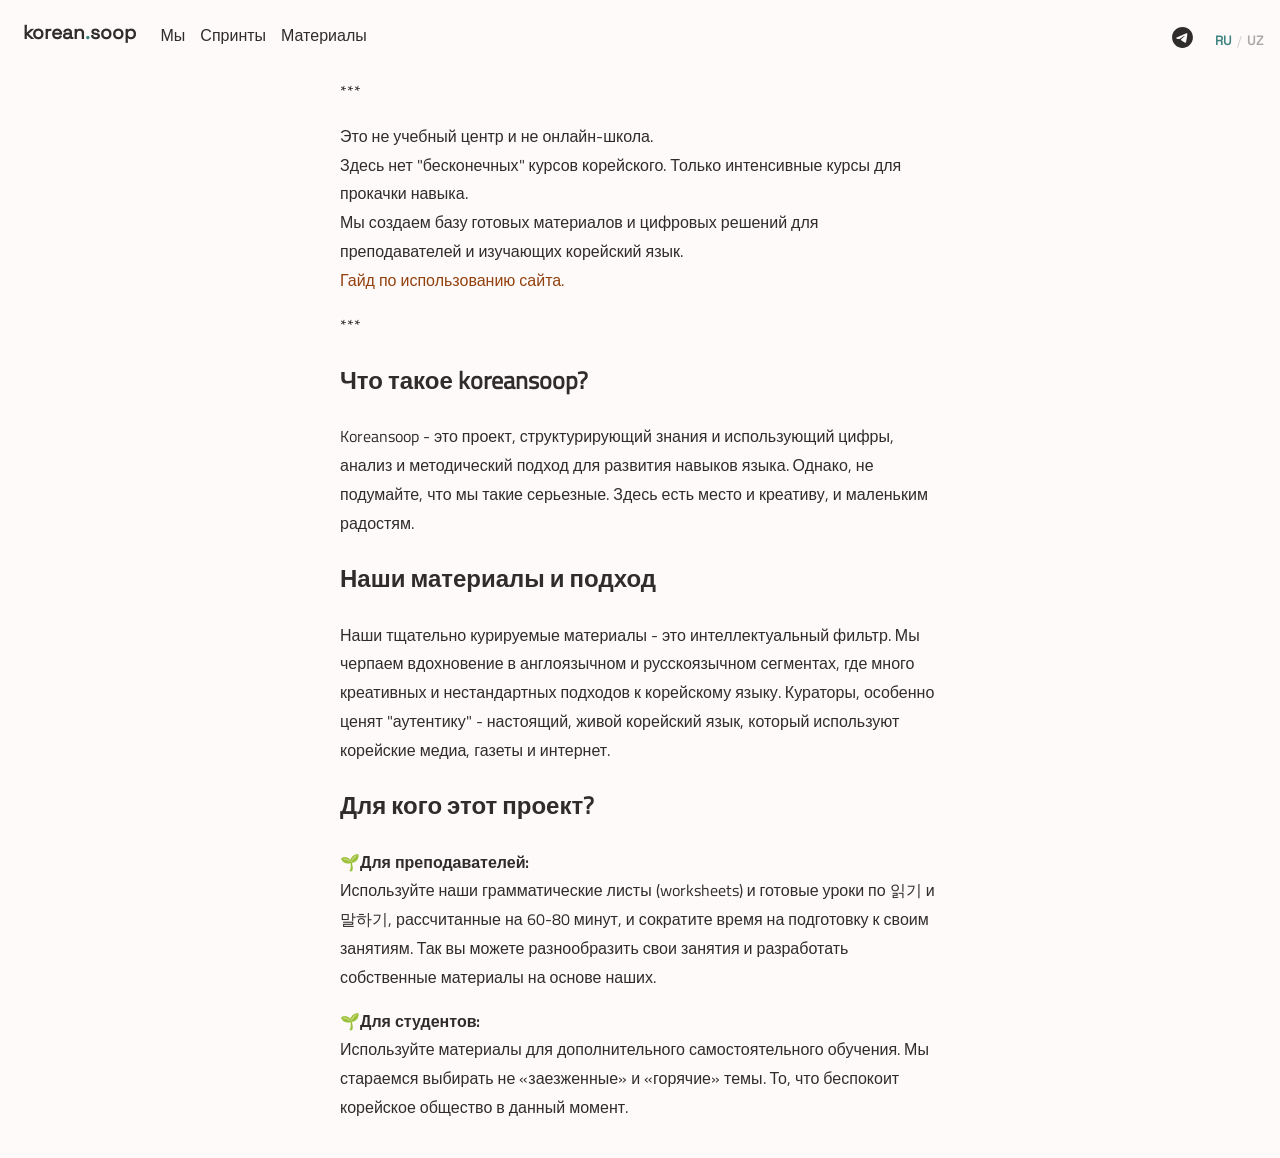
<file: index.html>
<!DOCTYPE html>
<html lang="ru" dir="ltr">
  <head>
    <meta charset="utf-8">
    <link rel="icon" type="image/png" href="favicon.png">
    <meta name="description" content="Корейский язык и подготовка к ТОПИК. База знаний и набор стандартов. Готовые уроки и грамматические упражнения. Koreys tili va TOPIK imtihoniga tayyorgarlik. Bilimlar bazasi va standartlar to'plami. Tayyor darslar va grammatik mashqlar.">
    <meta name="viewport" content="width=device-width, initial-scale=1.0">
    <meta name="robots" content="index, follow, noai, noimageai">
    <meta property="og:title" content="koreansoop — Готовые материалы и аутентика. Tayyor materiallar">
    <meta property="og:description" content="Готовые уроки и материалы для уроков корейского языка. Koreys tili darslari uchun materiallar va grammatik mashqlar.">
    <meta property="og:image" content="https://koreansoop.uz/img/koreansoop-logo.png">
    <link rel="canonical" href="https://koreansoop.uz/">
    <link rel="me" href="https://t.me/koreansoop">
    <link rel="alternate" type="text/markdown" href="index.md">
    <link rel="stylesheet" href="style.css">

    <!-- 100% privacy-first analytics -->
<script async src="https://scripts.simpleanalyticscdn.com/latest.js"></script>

    <script type="application/ld+json">
{
  "@context": "https://schema.org",
  "@type": "EducationalOrganization",
  "name": "koreansoop",
  "url": "https://koreansoop.uz",
  "description": "Корейский язык и подготовка к ТОПИК. Готовые уроки и грамматические упражнения. Koreys tili darslari uchun tayyor materiallar va bilimlar bazasi.",
  "educationalLevel": "Beginner to Intermediate",
  "address": {
      "@type": "PostalAddress",
      "addressLocality": "Tashkent",
      "addressCountry": "UZ"
    },
    "knowsAbout": ["Korean Language", "TOPIK Preparation", "Language Pedagogy"]
  }
</script>

    <title>Koreansoop – готовые материалы по корейскому языку</title>
  </head>

  <body>
    <header class="main-header">
      <h1 class="site-title"><a href="index.html">korean<span>.</span>soop</a></h1>

      <nav id="nav" class="main-nav">
          <a href="we.html" aria-label="информация о проекте и кураторах">Мы</a>
          <a href="sprint.html" aria-label="информация об учебных курсах">Спринты</a>
          <a href="materials.html" aria-label="готовые материалы для уроков">Материалы</a>
     </nav>

     <div class="social-links">
             <a href="https://t.me/koreansoop" rel="me" title="Telegram" aria-label="Telegram">
                 <svg viewBox="0 0 24 24"><path d="M12 2C6.48 2 2 6.48 2 12s4.48 10 10 10 10-4.48 10-10S17.52 2 12 2zm4.64 6.8c-.15 1.58-.8 5.42-1.13 7.19-.14.75-.42 1-.68 1.03-.58.05-1.02-.38-1.58-.75-.88-.58-1.38-.94-2.23-1.5-.99-.65-.35-1.01.22-1.59.15-.15 2.71-2.48 2.76-2.69a.2.2 0 00-.05-.18c-.06-.05-.14-.03-.21-.02-.09.02-1.49.95-4.22 2.79-.4.27-.76.41-1.08.4-.36-.01-1.04-.2-1.55-.37-.63-.2-1.12-.31-1.08-.66.02-.18.27-.36.74-.55 2.91-1.27 4.86-2.11 5.83-2.51 2.78-1.16 3.35-1.36 3.73-1.36.08 0 .27.02.39.12.1.08.13.19.14.27-.01.06.01.24 0 .38z"/></svg>
         </div>

         <div class="lang-switch">
            <a href="index.html" class="lang-link active">RU</a>
            <span class="lang-divider">/</span>
            <a href="uz.html" class="lang-link">UZ</a>
        </div>

    </header>

        <main class="main-text">
          <section>
            <p>***</p>
            <p>Это не учебный центр и не онлайн-школа.<br>
              Здесь нет "бесконечных" курсов корейского. Только интенсивные курсы для прокачки навыка.<br>
            Мы создаем базу готовых материалов и цифровых решений для преподавателей и изучающих корейский язык.<br>
            <a href="todo.html" rel="help">Гайд по использованию сайта.</a></p>
            <p>***</p>
          </section>

          <section>
           <h2>Что такое koreansoop?</h2>
           <p>Koreansoop - это проект, структурирующий знания и использующий цифры, анализ и методический подход для развития навыков языка. Однако, не подумайте, что мы такие серьезные. Здесь есть место и креативу, и маленьким радостям.</p>
          </section>

          <section>
            <h2>Наши материалы и подход</h2>
            <p>Наши тщательно курируемые материалы - это интеллектуальный фильтр. Мы черпаем вдохновение в англоязычном и русскоязычном сегментах, где много креативных и нестандартных подходов к корейскому языку. Кураторы, особенно ценят "аутентику" - настоящий, живой корейский язык, который используют корейские медиа, газеты и интернет.</p>
          </section>

          <section>
            <h2>Для кого этот проект?</h2>
            <dl class="target-audience">

              <dt>🌱Для преподавателей:</dt>
              <dd>
                Используйте наши грамматические листы (worksheets) и готовые уроки по 읽기 и 말하기,
                рассчитанные на 60-80 минут, и сократите время на подготовку к своим занятиям.
                Так вы можете разнообразить свои занятия и разработать собственные материалы на основе наших.
              </dd>

              <dt>🌱Для студентов:</dt>
              <dd>
                Используйте материалы для дополнительного самостоятельного обучения.
                Мы стараемся выбирать не «заезженные» и «горячие» темы. То, что беспокоит
                корейское общество в данный момент.
              </dd>

            </dl>
          </section>
        </main>

<footer>

</footer>

  </body>
</html>
</file>
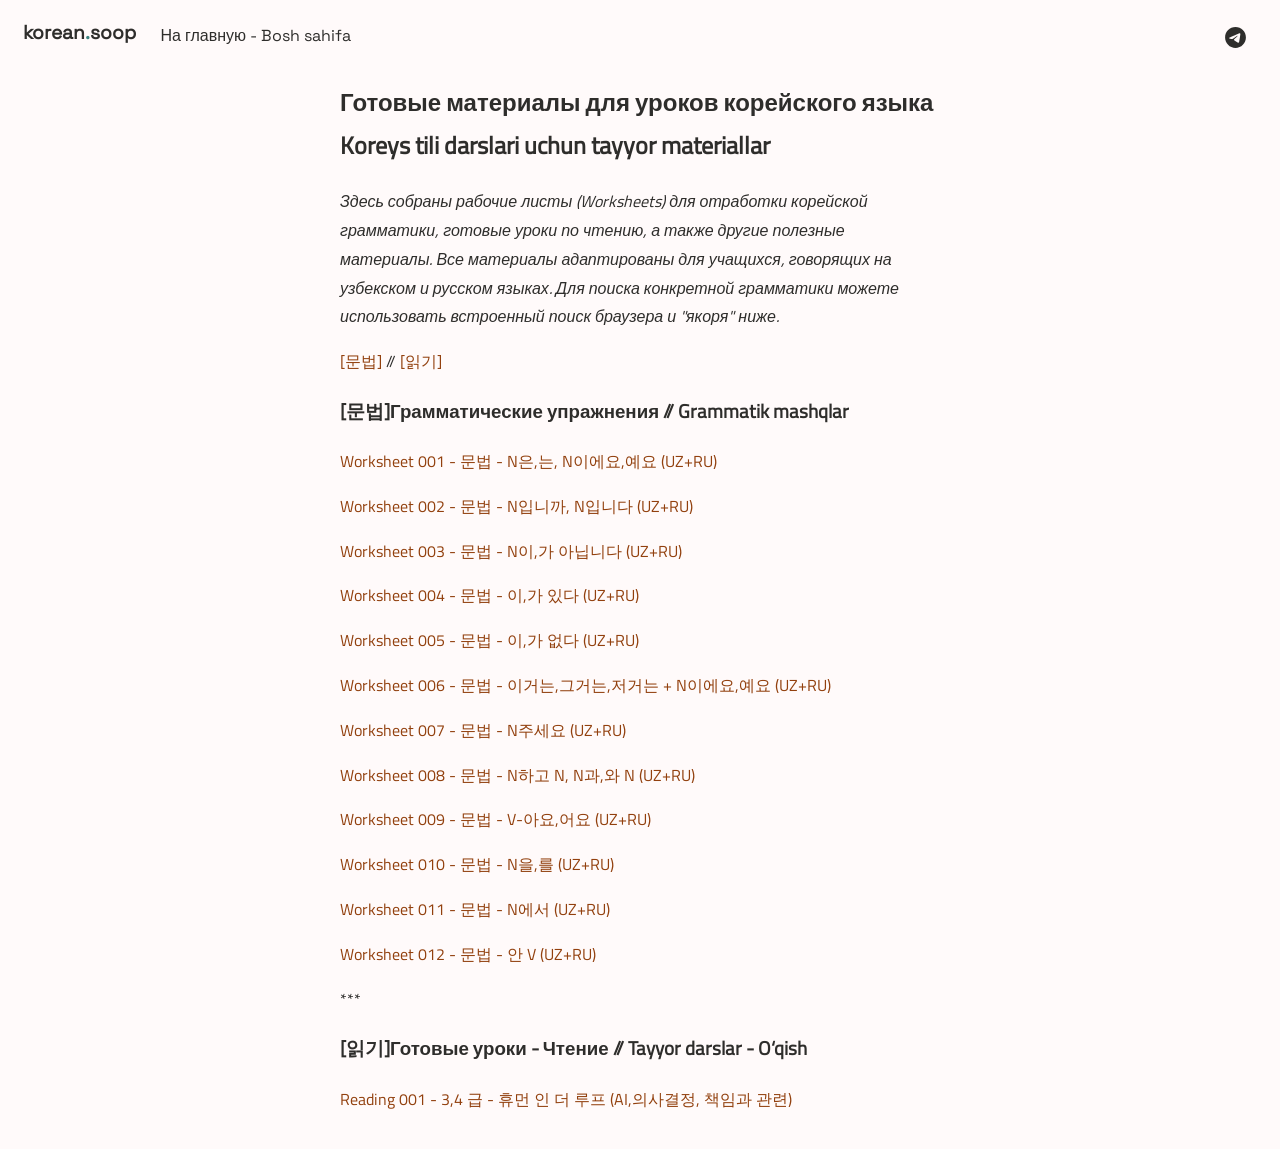
<file: materials.html>
<!DOCTYPE html>
<html lang="ru" dir="ltr">
  <head>
    <meta charset="utf-8">
    <link rel="icon" type="image/png" href="favicon.png">
    <meta name="description" content="Корейский язык и подготовка к ТОПИК. Материалы для учителей. Готовые уроки и грамматические упражнения. Koreys tili va TOPIK imtihoniga tayyorgarlik. O‘qituvchilari uchun 문법 worksheets va tayyor dars ishlanmalari. Tayyor darslar va grammatik mashqlar.">
    <meta name="viewport" content="width=device-width, initial-scale=1.0">
    <meta name="robots" content="index, follow, noai, noimageai">
    <meta property="og:title" content="koreansoop — Материалы и база знаний. Tayyor materiallar">
    <meta property="og:description" content="Готовые уроки и материалы для уроков корейского языка. Koreys tili darslari uchun materiallar va grammatik mashqlar.">
    <meta property="og:image" content="https://koreansoop.uz/img/koreansoop-logo.png">
    <link rel="canonical" href="https://koreansoop.uz/materials.html">
    <link rel="me" href="https://t.me/koreansoop">
    <link rel="stylesheet" href="style.css">

    <!-- 100% privacy-first analytics -->
<script async src="https://scripts.simpleanalyticscdn.com/latest.js"></script>

<script type="application/ld+json">
{
"@context": "https://schema.org",
"@type": "EducationalOrganization",
"name": "koreansoop",
"url": "https://koreansoop.uz",
"description": "Корейский язык и подготовка к ТОПИК. Готовые уроки и грамматические упражнения. Koreys tili darslari uchun tayyor materiallar va bilimlar bazasi.",
"educationalLevel": "Beginner to Intermediate",
"address": {
  "@type": "PostalAddress",
  "addressLocality": "Tashkent",
  "addressCountry": "UZ"
},
"knowsAbout": ["Korean Language", "TOPIK Preparation", "Language Pedagogy"]
}
</script>

    <title>Koreansoop - Готовые уроки и материалы. Koreys tili darslari uchun materiallar</title>
  </head>

  <body>
    <header class="main-header">
      <h1 class="site-title"><a href="index.html">korean<span>.</span>soop</a></h1>
      <nav id="nav" class="main-nav">
          <a href="index.html" aria-label="вернуться на главную страницу">На главную - Bosh sahifa</a>

     </nav>

     <div class="social-links">
             <a href="https://t.me/koreansoop" rel="me" title="Telegram" aria-label="Telegram">
                 <svg viewBox="0 0 24 24"><path d="M12 2C6.48 2 2 6.48 2 12s4.48 10 10 10 10-4.48 10-10S17.52 2 12 2zm4.64 6.8c-.15 1.58-.8 5.42-1.13 7.19-.14.75-.42 1-.68 1.03-.58.05-1.02-.38-1.58-.75-.88-.58-1.38-.94-2.23-1.5-.99-.65-.35-1.01.22-1.59.15-.15 2.71-2.48 2.76-2.69a.2.2 0 00-.05-.18c-.06-.05-.14-.03-.21-.02-.09.02-1.49.95-4.22 2.79-.4.27-.76.41-1.08.4-.36-.01-1.04-.2-1.55-.37-.63-.2-1.12-.31-1.08-.66.02-.18.27-.36.74-.55 2.91-1.27 4.86-2.11 5.83-2.51 2.78-1.16 3.35-1.36 3.73-1.36.08 0 .27.02.39.12.1.08.13.19.14.27-.01.06.01.24 0 .38z"/></svg></a>
         </div>
    </header>

        <main class="main-text">
          <section>
            <h2>Готовые материалы для уроков корейского языка <br> Koreys tili darslari uchun tayyor materiallar</h2>
            <p><em>Здесь собраны рабочие листы (Worksheets) для отработки корейской грамматики, готовые уроки по чтению, а также другие полезные материалы. Все материалы адаптированы для учащихся, говорящих на узбекском и русском языках. Для поиска конкретной грамматики можете использовать встроенный поиск браузера и "якоря" ниже.</em></p>
            <p><a href="#grammar">[문법]</a> // <a href="#reading">[읽기]</a></p>
          </section>

          <section>
                    <h3 id="grammar">[문법]Грамматические упражнения // Grammatik mashqlar</h3>
                    <div id="grammar-list">Загрузка материалов...</div>
                  </section>

                  <section>
                    <p>***</p>
                    <h3 id="reading">[읽기]Готовые уроки - Чтение // Tayyor darslar - O‘qish</h3>
                    <div id="reading-list">Материалы скоро появятся...</div>
                  </section>
        </main>

<footer>

</footer>

    <script>
        function loadCategory(url, containerId) {
          fetch(url)
            .then(response => response.json())
            .then(data => {
              const container = document.getElementById(containerId);
              if (data.length === 0) {
                container.innerHTML = '<p>Раздел в разработке.</p>';
                return;
              }
              container.innerHTML = '';
              data.forEach(item => {
                container.innerHTML += `
                  <p><a href="${item.url}" title="${item.tooltip}">${item.title}</a></p>
                `;
              });
            })
            .catch(error => {
              console.error('Ошибка:', error);
              document.getElementById(containerId).innerHTML = '<p>Ошибка загрузки материалов.</p>';
            });
        }

        loadCategory('data/grammar.json', 'grammar-list');
        loadCategory('data/reading.json', 'reading-list');
      </script>

  </body>
</html>
</file>
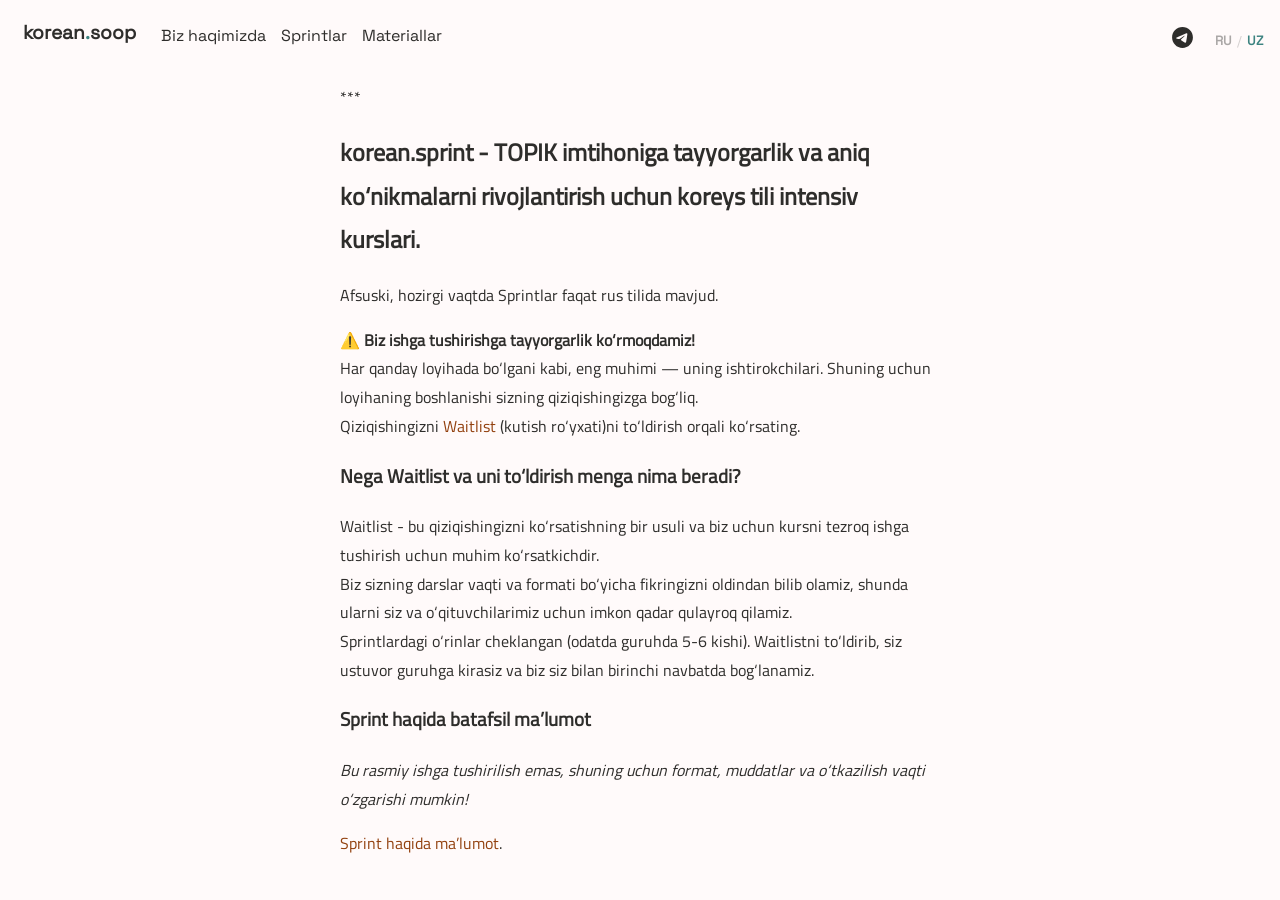
<file: sprint-uz.html>
<!DOCTYPE html>
<html lang="ru" dir="ltr">
  <head>
    <meta charset="utf-8">
    <link rel="icon" type="image/png" href="favicon.png">
    <meta name="description" content="Корейский язык и подготовка к ТОПИК. Материалы для учителей. Готовые уроки и грамматические упражнения. Koreys tili va TOPIK imtihoniga tayyorgarlik. O‘qituvchilari uchun 문법 worksheets va tayyor dars ishlanmalari. Tayyor darslar va grammatik mashqlar.">
    <meta name="viewport" content="width=device-width, initial-scale=1.0">
    <meta name="robots" content="index, follow, noai, noimageai">
    <meta property="og:title" content="koreansoop — Материалы и база знаний. Tayyor materiallar">
    <meta property="og:description" content="Готовые уроки и материалы для уроков корейского языка. Koreys tili darslari uchun materiallar va grammatik mashqlar.">
    <meta property="og:image" content="https://koreansoop.uz/img/koreansoop-logo.png">
    <link rel="canonical" href="https://koreansoop.uz/sprint-uz.html">
    <link rel="me" href="https://t.me/koreansoop">
    <link rel="stylesheet" href="style.css">

    <!-- 100% privacy-first analytics -->
<script async src="https://scripts.simpleanalyticscdn.com/latest.js"></script>

<script type="application/ld+json">
{
"@context": "https://schema.org",
"@type": "EducationalOrganization",
"name": "koreansoop",
"url": "https://koreansoop.uz",
"description": "Корейский язык и подготовка к ТОПИК. Готовые уроки и грамматические упражнения. Koreys tili darslari uchun tayyor materiallar va bilimlar bazasi.",
"educationalLevel": "Beginner to Intermediate",
"address": {
  "@type": "PostalAddress",
  "addressLocality": "Tashkent",
  "addressCountry": "UZ"
},
"knowsAbout": ["Korean Language", "TOPIK Preparation", "Language Pedagogy"]
}
</script>

    <title>Koreansoop - Sprintlar (o‘quv kurslar)</title>
  </head>

  <body>
    <header class="main-header">
      <h1 class="site-title"><a href="index.html">korean<span>.</span>soop</a></h1>

      <nav id="nav" class="main-nav">
          <a href="we-uz.html" aria-label="loyiha va kuratorlar haqida ma'lumot">Biz haqimizda</a>
          <a href="sprint-uz.html" aria-label="o‘quv kurslari haqida ma'lumot">Sprintlar</a>
          <a href="materials.html" aria-label="darslar uchun tayyor materiallar">Materiallar</a>
      </nav>

     <div class="social-links">
             <a href="https://t.me/koreansoop" rel="me" title="Telegram" aria-label="Telegram">
                 <svg viewBox="0 0 24 24"><path d="M12 2C6.48 2 2 6.48 2 12s4.48 10 10 10 10-4.48 10-10S17.52 2 12 2zm4.64 6.8c-.15 1.58-.8 5.42-1.13 7.19-.14.75-.42 1-.68 1.03-.58.05-1.02-.38-1.58-.75-.88-.58-1.38-.94-2.23-1.5-.99-.65-.35-1.01.22-1.59.15-.15 2.71-2.48 2.76-2.69a.2.2 0 00-.05-.18c-.06-.05-.14-.03-.21-.02-.09.02-1.49.95-4.22 2.79-.4.27-.76.41-1.08.4-.36-.01-1.04-.2-1.55-.37-.63-.2-1.12-.31-1.08-.66.02-.18.27-.36.74-.55 2.91-1.27 4.86-2.11 5.83-2.51 2.78-1.16 3.35-1.36 3.73-1.36.08 0 .27.02.39.12.1.08.13.19.14.27-.01.06.01.24 0 .38z"/></svg>
         </div>

         <div class="lang-switch">
            <a href="projects.html" class="lang-link">RU</a>
            <span class="lang-divider">/</span>
            <a href="projects-uz.html" class="lang-link active">UZ</a>
        </div>

    </header>

    <main class="main-text">
              <section>
                <p>***</p>
                <h2>korean.sprint - TOPIK imtihoniga tayyorgarlik va aniq ko‘nikmalarni rivojlantirish uchun koreys tili intensiv kurslari.</h2>
                <p>Afsuski, hozirgi vaqtda Sprintlar faqat rus tilida mavjud.</p>
                <p>⚠️ <strong>Biz ishga tushirishga tayyorgarlik ko‘rmoqdamiz!</strong> <br>Har qanday loyihada bo‘lgani kabi, eng muhimi — uning ishtirokchilari. Shuning uchun loyihaning boshlanishi sizning qiziqishingizga bog‘liq. <br>
                Qiziqishingizni <a href="https://forms.gle/Sx2fStYQmkhHrLsm8" aria-label="Kutish ro‘yxatini to‘ldirish uchun havola">Waitlist</a> (kutish ro‘yxati)ni to‘ldirish orqali ko‘rsating.</p>
              </section>

              <section>
                <h3>Nega Waitlist va uni to‘ldirish menga nima beradi?</h3>
                <p>Waitlist - bu qiziqishingizni ko‘rsatishning bir usuli va biz uchun kursni tezroq ishga tushirish uchun muhim ko‘rsatkichdir.<br>
                Biz sizning darslar vaqti va formati bo‘yicha fikringizni oldindan bilib olamiz, shunda ularni siz va o‘qituvchilarimiz uchun imkon qadar qulayroq qilamiz. <br>
                Sprintlardagi o‘rinlar cheklangan (odatda guruhda 5-6 kishi). Waitlistni to‘ldirib, siz ustuvor guruhga kirasiz va biz siz bilan birinchi navbatda bog‘lanamiz. </p>
              </section>

              <section>
                <h3>Sprint haqida batafsil ma’lumot</h3>
                <p><em>Bu rasmiy ishga tushirilish emas, shuning uchun format, muddatlar va o‘tkazilish vaqti o‘zgarishi mumkin!</em></p>
                <p><a href="https://kinopio.club/korean-sprint-HuCdxRMfBjuDgoKPBKBoU?present=true" aria-label="Koreys tili sprintlari haqida batafsil ma’lumot">Sprint haqida ma’lumot</a>.</p>
              </section>
            </main>

<footer>
</footer>

  </body>
</html>
</file>
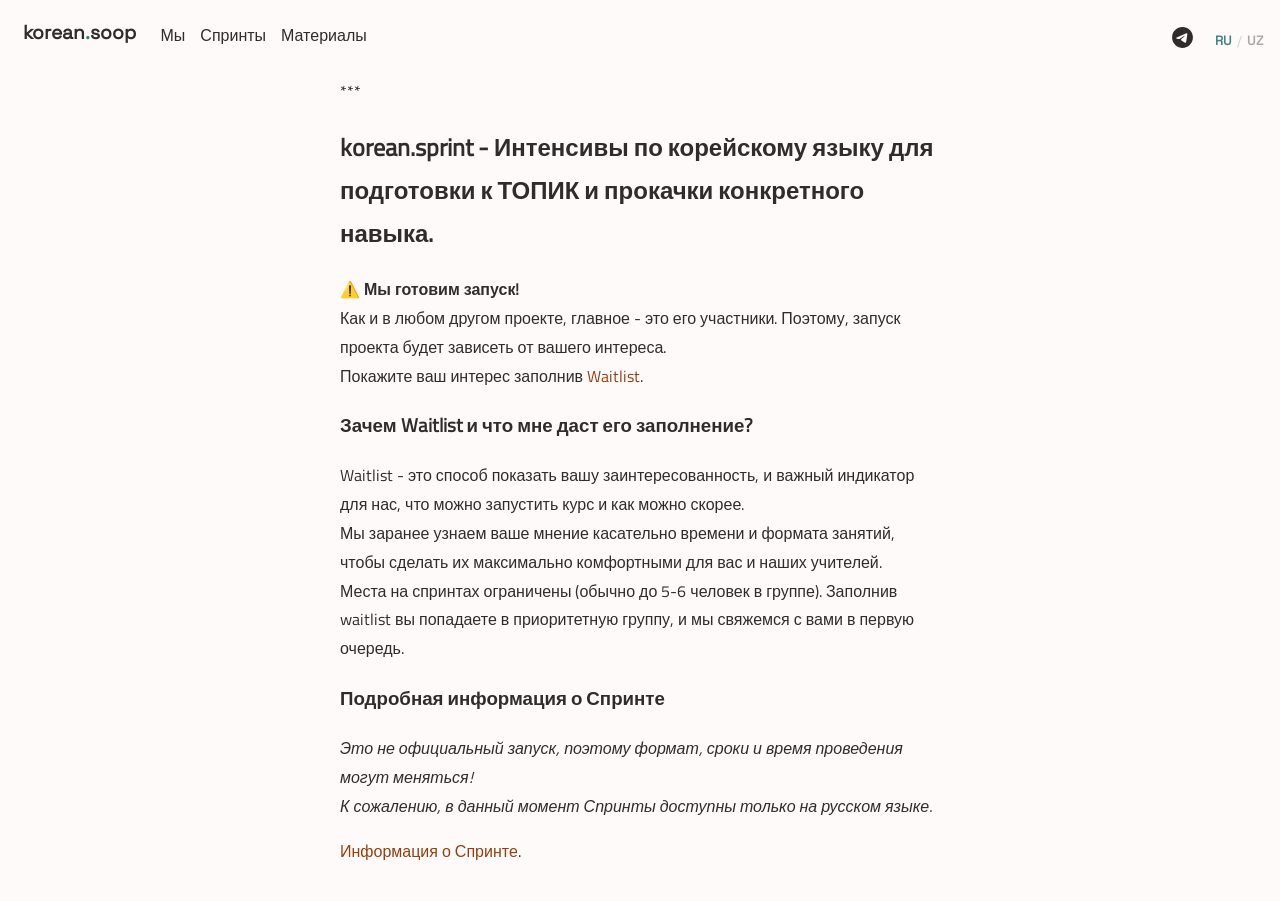
<file: sprint.html>
<!DOCTYPE html>
<html lang="ru" dir="ltr">
  <head>
    <meta charset="utf-8">
    <link rel="icon" type="image/png" href="favicon.png">
    <meta name="description" content="Корейский язык и подготовка к ТОПИК. Материалы для учителей. Готовые уроки и грамматические упражнения. Koreys tili va TOPIK imtihoniga tayyorgarlik. O‘qituvchilari uchun 문법 worksheets va tayyor dars ishlanmalari. Tayyor darslar va grammatik mashqlar.">
    <meta name="viewport" content="width=device-width, initial-scale=1.0">
    <meta name="robots" content="index, follow, noai, noimageai">
    <meta property="og:title" content="koreansoop — Материалы и база знаний. Tayyor materiallar">
    <meta property="og:description" content="Готовые уроки и материалы для уроков корейского языка. Koreys tili darslari uchun materiallar va grammatik mashqlar.">
    <meta property="og:image" content="https://koreansoop.uz/img/koreansoop-logo.png">
    <link rel="canonical" href="https://koreansoop.uz/sprint.html">
    <link rel="me" href="https://t.me/koreansoop">
    <link rel="stylesheet" href="style.css">

    <!-- 100% privacy-first analytics -->
<script async src="https://scripts.simpleanalyticscdn.com/latest.js"></script>

<script type="application/ld+json">
{
"@context": "https://schema.org",
"@type": "EducationalOrganization",
"name": "koreansoop",
"url": "https://koreansoop.uz",
"description": "Корейский язык и подготовка к ТОПИК. Готовые уроки и грамматические упражнения. Koreys tili darslari uchun tayyor materiallar va bilimlar bazasi.",
"educationalLevel": "Beginner to Intermediate",
"address": {
  "@type": "PostalAddress",
  "addressLocality": "Tashkent",
  "addressCountry": "UZ"
},
"knowsAbout": ["Korean Language", "TOPIK Preparation", "Language Pedagogy"]
}
</script>

    <title>Koreansoop - Спринты (наши учебные курсы)</title>
  </head>

  <body>
    <header class="main-header">
      <h1 class="site-title"><a href="index.html">korean<span>.</span>soop</a></h1>

      <nav id="nav" class="main-nav">
          <a href="we.html" aria-label="информация о проекте и кураторах">Мы</a>
          <a href="sprint.html" aria-label="информация об учебных курсах">Спринты</a>
          <a href="materials.html" aria-label="готовые материалы для уроков">Материалы</a>
     </nav>

     <div class="social-links">
             <a href="https://t.me/koreansoop" rel="me" title="Telegram" aria-label="Telegram">
                 <svg viewBox="0 0 24 24"><path d="M12 2C6.48 2 2 6.48 2 12s4.48 10 10 10 10-4.48 10-10S17.52 2 12 2zm4.64 6.8c-.15 1.58-.8 5.42-1.13 7.19-.14.75-.42 1-.68 1.03-.58.05-1.02-.38-1.58-.75-.88-.58-1.38-.94-2.23-1.5-.99-.65-.35-1.01.22-1.59.15-.15 2.71-2.48 2.76-2.69a.2.2 0 00-.05-.18c-.06-.05-.14-.03-.21-.02-.09.02-1.49.95-4.22 2.79-.4.27-.76.41-1.08.4-.36-.01-1.04-.2-1.55-.37-.63-.2-1.12-.31-1.08-.66.02-.18.27-.36.74-.55 2.91-1.27 4.86-2.11 5.83-2.51 2.78-1.16 3.35-1.36 3.73-1.36.08 0 .27.02.39.12.1.08.13.19.14.27-.01.06.01.24 0 .38z"/></svg>
         </div>

         <div class="lang-switch">
            <a href="sprint.html" class="lang-link active">RU</a>
            <span class="lang-divider">/</span>
            <a href="sprint-uz.html" class="lang-link">UZ</a>
        </div>

    </header>

        <main class="main-text">
          <section>
            <p>***</p>
            <h2>korean.sprint - Интенсивы по корейскому языку для подготовки к ТОПИК и прокачки конкретного навыка.</h2>
            <p>⚠️ <strong>Мы готовим запуск!</strong> <br>Как и в любом другом проекте, главное - это его участники. Поэтому, запуск проекта будет зависеть от вашего интереса. <br>
            Покажите ваш интерес заполнив <a href="https://forms.gle/Sx2fStYQmkhHrLsm8" aria-label="Ссылка для заполения листа ожидания">Waitlist</a>.</p>
          </section>

          <section>
            <h3>Зачем Waitlist и что мне даст его заполнение?</h3>
            <p>Waitlist - это способ показать вашу заинтересованность, и важный индикатор для нас, что можно запустить курс и как можно скорее.<br>
            Мы заранее узнаем ваше мнение касательно времени и формата занятий, чтобы сделать их максимально комфортными для вас и наших учителей. <br>
          Места на спринтах ограничены (обычно до 5-6 человек в группе). Заполнив waitlist вы попадаете в приоритетную группу, и мы свяжемся с вами в первую очередь.  </p>
          </section>

          <section>
            <h3>Подробная информация о Спринте</h3>
            <p><em>Это не официальный запуск, поэтому формат, сроки и время проведения могут меняться!<br>
            К сожалению, в данный момент Спринты доступны только на русском языке. </em></p>
            <p><a href="https://kinopio.club/korean-sprint-HuCdxRMfBjuDgoKPBKBoU?present=true" aria-label="Подробная информация о спринтах корейского языка">Информация о Спринте</a>.</p>
          </section>



</main>



<footer>

</footer>

  </body>
</html>
</file>
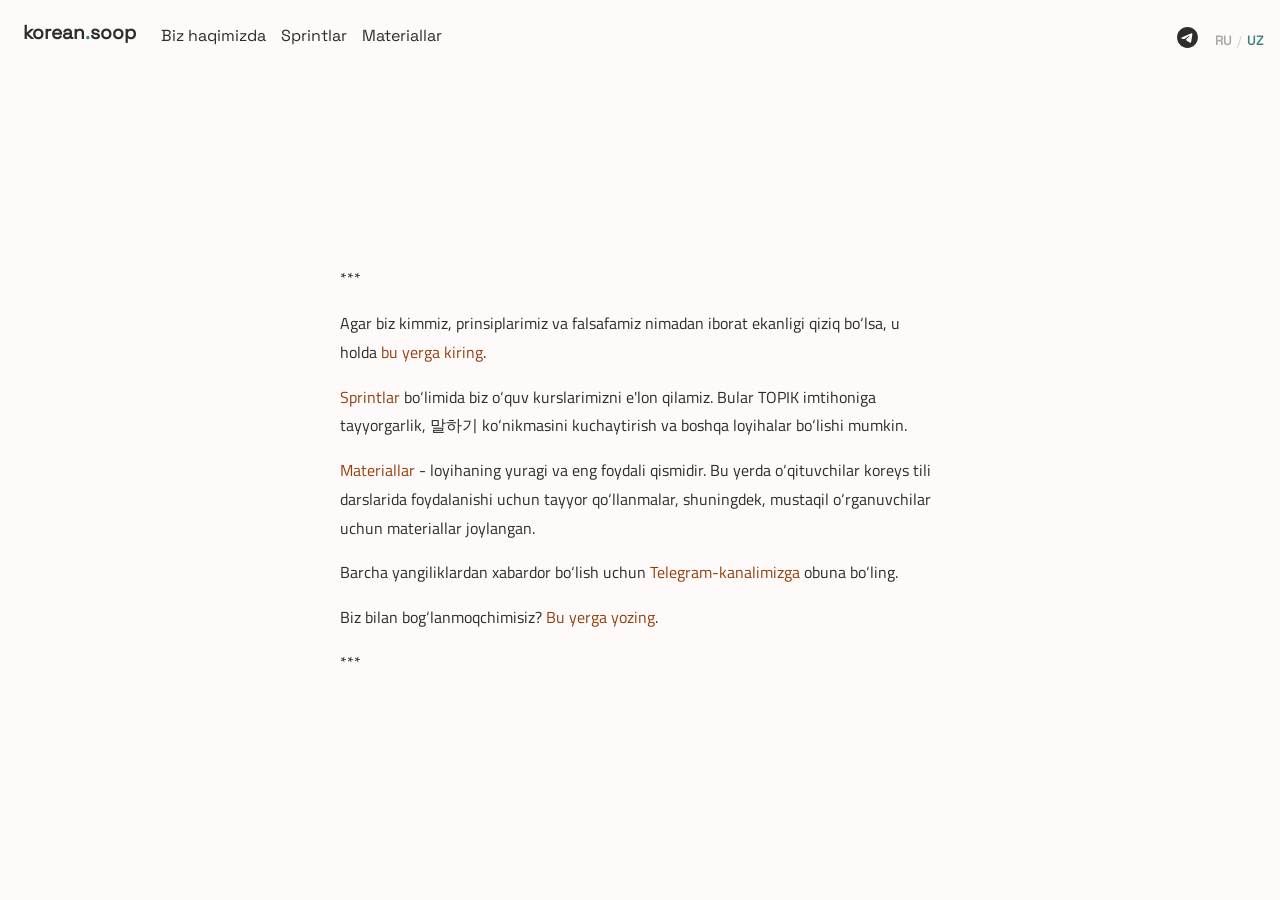
<file: todo-uz.html>
<!DOCTYPE html>
<html lang="uz" dir="ltr">
  <head>
    <meta charset="utf-8">
    <link rel="icon" type="image/png" href="favicon.png">
    <meta name="description" content="Koreys tili va TOPIK imtihoniga tayyorgarlik. O‘qituvchilari uchun 문법 worksheets va tayyor dars ishlanmalari. Tayyor darslar va grammatik mashqlar.">
    <meta name="viewport" content="width=device-width, initial-scale=1.0">
    <meta name="robots" content="index, follow, noai, noimageai">
    <link rel="canonical" href="https://koreansoop.uz/todo-uz.html">
    <link rel="me" href="https://t.me/koreansoop">
    <link rel="stylesheet" href="style.css">

    <!-- 100% privacy-first analytics -->
<script async src="https://scripts.simpleanalyticscdn.com/latest.js"></script>

<script type="application/ld+json">
{
"@context": "https://schema.org",
"@type": "EducationalOrganization",
"name": "koreansoop",
"url": "https://koreansoop.uz",
"description": "Корейский язык и подготовка к ТОПИК. Готовые уроки и грамматические упражнения. Koreys tili darslari uchun tayyor materiallar va bilimlar bazasi.",
"educationalLevel": "Beginner to Intermediate",
"address": {
  "@type": "PostalAddress",
  "addressLocality": "Tashkent",
  "addressCountry": "UZ"
},
"knowsAbout": ["Korean Language", "TOPIK Preparation", "Language Pedagogy"]
}
</script>

    <title>Koreansoop - Saytdan foydalanish bo‘yicha qo‘llanma</title>
  </head>

  <body>
    <header class="main-header">
      <h1 class="site-title"><a href="uz.html">korean<span>.</span>soop</a></h1>

      <nav id="nav" class="main-nav">
          <a href="we-uz.html" aria-label="loyiha va kuratorlar haqida ma'lumot">Biz haqimizda</a>
          <a href="sprint-uz.html" aria-label="o‘quv kurslari haqida ma'lumot">Sprintlar</a>
          <a href="materials.html" aria-label="darslar uchun tayyor materiallar">Materiallar</a>
      </nav>

      <div class="social-links">
          <a href="https://t.me/koreansoop" rel="me" title="Telegram" aria-label="Telegram">
              <svg viewBox="0 0 24 24"><path d="M12 2C6.48 2 2 6.48 2 12s4.48 10 10 10 10-4.48 10-10S17.52 2 12 2zm4.64 6.8c-.15 1.58-.8 5.42-1.13 7.19-.14.75-.42 1-.68 1.03-.58.05-1.02-.38-1.58-.75-.88-.58-1.38-.94-2.23-1.5-.99-.65-.35-1.01.22-1.59.15-.15 2.71-2.48 2.76-2.69a.2.2 0 00-.05-.18c-.06-.05-.14-.03-.21-.02-.09.02-1.49.95-4.22 2.79-.4.27-.76.41-1.08.4-.36-.01-1.04-.2-1.55-.37-.63-.2-1.12-.31-1.08-.66.02-.18.27-.36.74-.55 2.91-1.27 4.86-2.11 5.83-2.51 2.78-1.16 3.35-1.36 3.73-1.36.08 0 .27.02.39.12.1.08.13.19.14.27-.01.06.01.24 0 .38z"/></svg>
          </a>
      </div>

      <div class="lang-switch">
          <a href="todo.html" class="lang-link">RU</a>
          <span class="lang-divider">/</span>
          <a href="todo-uz.html" class="lang-link active">UZ</a>
      </div>
    </header>

    <main class="main-text">
      <section>
        <p>***</p>
        <p>Agar biz kimmiz, prinsiplarimiz va falsafamiz nimadan iborat ekanligi qiziq bo‘lsa, u holda <a href="we-uz.html" aria-label="loyiha va kuratorlar haqida ma'lumot">bu yerga kiring</a>.</p>
        <p><a href="sprint-uz.html" aria-label="o‘quv kurslari haqida ma'lumot">Sprintlar</a> bo‘limida biz o‘quv kurslarimizni e'lon qilamiz. Bular TOPIK imtihoniga tayyorgarlik, 말하기 ko‘nikmasini kuchaytirish va boshqa loyihalar bo‘lishi mumkin.</p>
        <p><a href="materials.html" aria-label="darslar uchun tayyor materiallar">Materiallar</a> - loyihaning yuragi va eng foydali qismidir. Bu yerda o‘qituvchilar koreys tili darslarida foydalanishi uchun tayyor qo‘llanmalar, shuningdek, mustaqil o‘rganuvchilar uchun materiallar joylangan.</p>
        <p>Barcha yangiliklardan xabardor bo‘lish uchun <a href="https://t.me/koreansoop" aria-label="Materiallar uchun Telegram-kanalimiz"
rel="me">Telegram-kanalimizga</a> obuna bo‘ling.</p>
        <p>Biz bilan bog‘lanmoqchimisiz? <a href="https://t.me/koreansoop?direct">Bu yerga yozing</a>.</p>
        <p>***</p>
      </section>
            </main>

    <footer>
    </footer>
  </body>
</html>
</file>
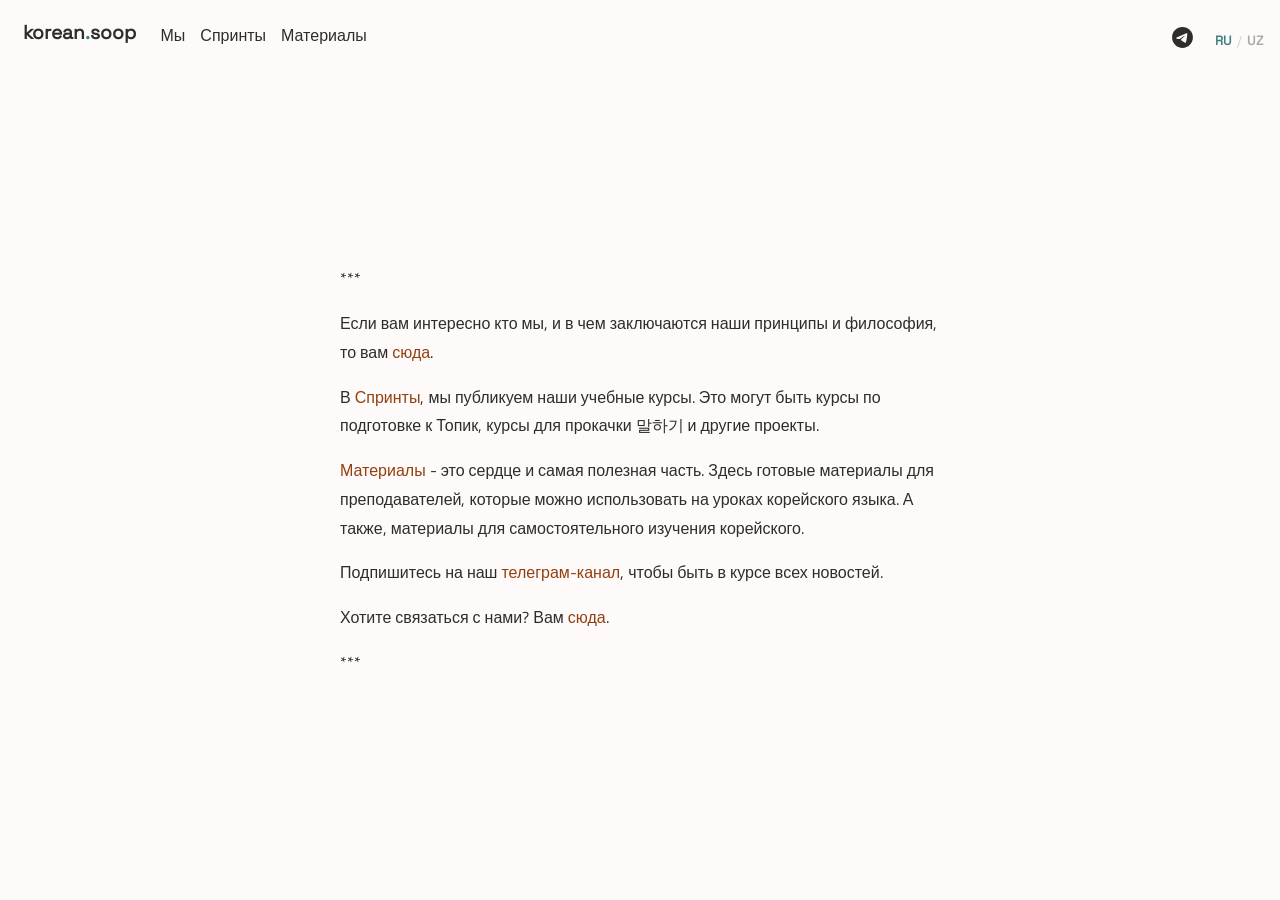
<file: todo.html>
<!DOCTYPE html>
<html lang="ru" dir="ltr">
  <head>
    <meta charset="utf-8">
    <link rel="icon" type="image/png" href="favicon.png">
    <meta name="description" content="Корейский язык и подготовка к ТОПИК. База знаний и набор стандартов.">
    <meta name="viewport" content="width=device-width, initial-scale=1.0">
    <meta name="robots" content="index, follow, noai, noimageai">
    <link rel="canonical" href="https://koreansoop.uz/todo.html">
    <link rel="me" href="https://t.me/koreansoop">
    <link rel="stylesheet" href="style.css">

    <!-- 100% privacy-first analytics -->
<script async src="https://scripts.simpleanalyticscdn.com/latest.js"></script>

<script type="application/ld+json">
{
"@context": "https://schema.org",
"@type": "EducationalOrganization",
"name": "koreansoop",
"url": "https://koreansoop.uz",
"description": "Корейский язык и подготовка к ТОПИК. Готовые уроки и грамматические упражнения. Koreys tili darslari uchun tayyor materiallar va bilimlar bazasi.",
"educationalLevel": "Beginner to Intermediate",
"address": {
  "@type": "PostalAddress",
  "addressLocality": "Tashkent",
  "addressCountry": "UZ"
},
"knowsAbout": ["Korean Language", "TOPIK Preparation", "Language Pedagogy"]
}
</script>

    <title>Koreansoop - Гайд по использованию сайта</title>
  </head>

  <body>
    <header class="main-header">
      <h1 class="site-title"><a href="index.html">korean<span>.</span>soop</a></h1>

      <nav id="nav" class="main-nav">
          <a href="we.html" aria-label="информация о проекте и кураторах">Мы</a>
          <a href="sprint.html" aria-label="информация об учебных курсах">Спринты</a>
          <a href="materials.html" aria-label="готовые материалы для уроков">Материалы</a>
     </nav>

     <div class="social-links">
             <a href="https://t.me/koreansoop" rel="me" title="Telegram" aria-label="Telegram">
                 <svg viewBox="0 0 24 24"><path d="M12 2C6.48 2 2 6.48 2 12s4.48 10 10 10 10-4.48 10-10S17.52 2 12 2zm4.64 6.8c-.15 1.58-.8 5.42-1.13 7.19-.14.75-.42 1-.68 1.03-.58.05-1.02-.38-1.58-.75-.88-.58-1.38-.94-2.23-1.5-.99-.65-.35-1.01.22-1.59.15-.15 2.71-2.48 2.76-2.69a.2.2 0 00-.05-.18c-.06-.05-.14-.03-.21-.02-.09.02-1.49.95-4.22 2.79-.4.27-.76.41-1.08.4-.36-.01-1.04-.2-1.55-.37-.63-.2-1.12-.31-1.08-.66.02-.18.27-.36.74-.55 2.91-1.27 4.86-2.11 5.83-2.51 2.78-1.16 3.35-1.36 3.73-1.36.08 0 .27.02.39.12.1.08.13.19.14.27-.01.06.01.24 0 .38z"/></svg>
         </div>

         <div class="lang-switch">
            <a href="todo.html" class="lang-link active">RU</a>
            <span class="lang-divider">/</span>
            <a href="todo-uz.html" class="lang-link">UZ</a>
        </div>

    </header>

        <main class="main-text">
          <section>
            <p>***</p>
            <p>Если вам интересно кто мы, и в чем заключаются наши принципы и философия, то вам <a href="we.html" aria-label="информация о проекте и кураторах">сюда</a>.</p>
            <p>В <a href="sprint.html" aria-label="информация об учебных курсах">Спринты</a>, мы публикуем наши учебные курсы. Это могут быть курсы по подготовке к Топик, курсы для прокачки 말하기 и другие проекты.</p>
            <p><a href="materials.html" aria-label="готовые материалы для уроков">Материалы</a> - это сердце и самая полезная часть. Здесь готовые материалы для преподавателей, которые можно использовать на уроках корейского языка. А также, материалы для самостоятельного изучения корейского. </p>
            <p>Подпишитесь на наш <a href="https://t.me/koreansoop" aria-label="Подписаться на наш Telegram-канал с материалами"
     rel="me">телеграм-канал</a>, чтобы быть в курсе всех новостей.</p>
            <p>Хотите связаться с нами? Вам <a href="https://t.me/koreansoop?direct">сюда</a>.</p>
            <p>***</p>
          </section>
        </main>

<footer>

</footer>

  </body>
</html>
</file>
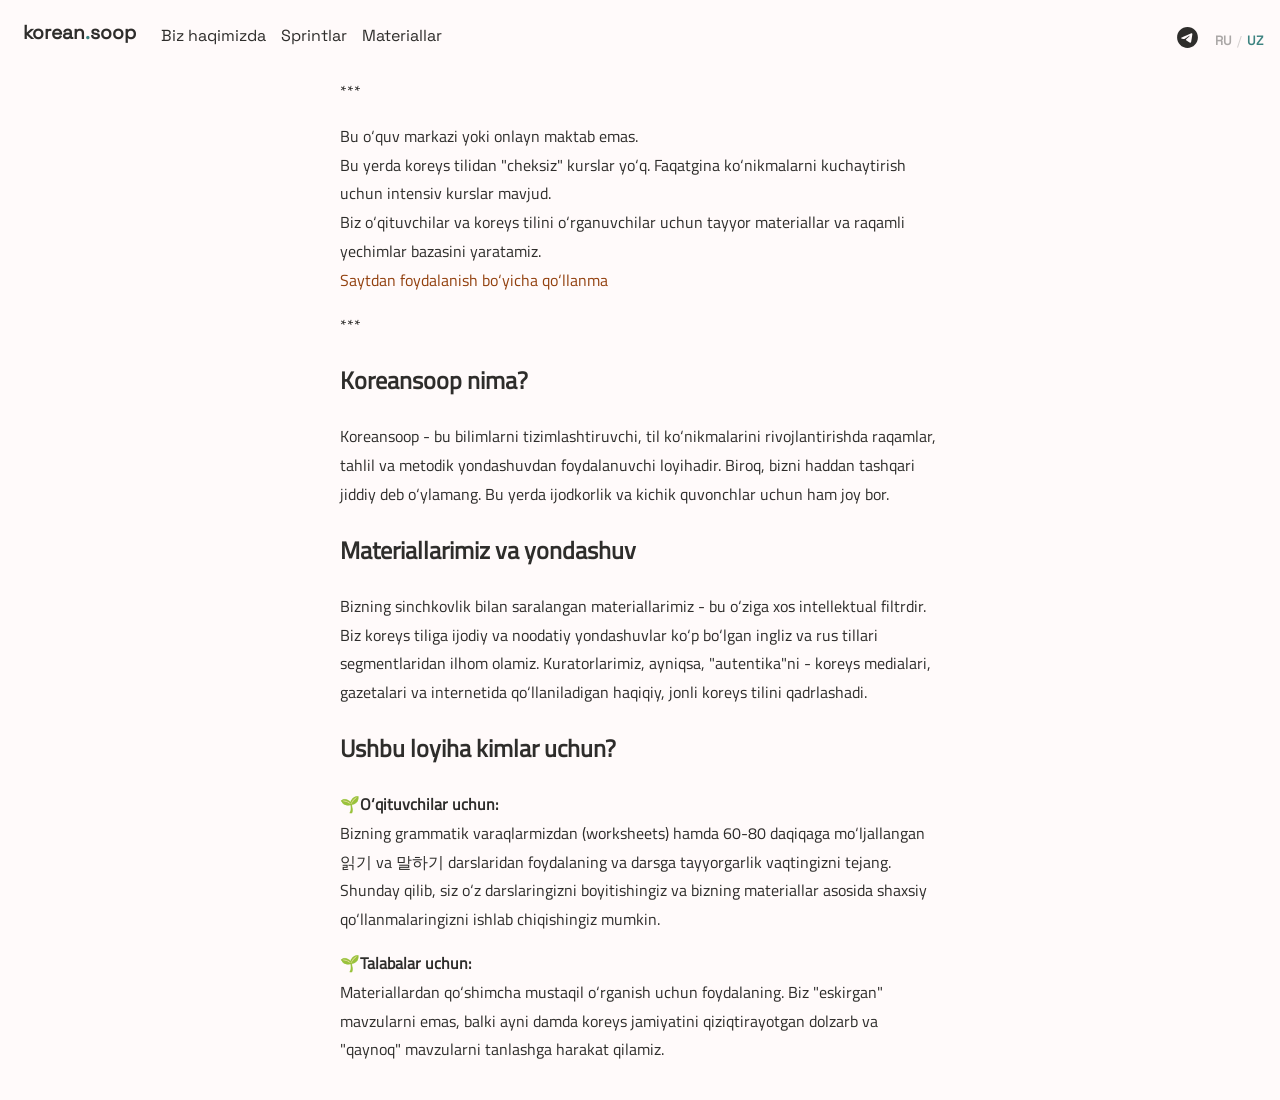
<file: uz.html>
<!DOCTYPE html>
<html lang="uz" dir="ltr">
  <head>
    <meta charset="utf-8">
    <link rel="icon" type="image/png" href="favicon.png">
    <meta name="description" content="Koreys tili va TOPIK imtihoniga tayyorgarlik. O‘qituvchilari uchun 문법 worksheets va tayyor dars ishlanmalari. Tayyor darslar va grammatik mashqlar. Корейский язык и подготовка к ТОПИК. Материалы для учителей.">
    <meta name="viewport" content="width=device-width, initial-scale=1.0">
    <meta name="robots" content="index, follow, noai, noimageai">
    <meta property="og:title" content="koreansoop — Tayyor materiallar. Готовые материалы и аутентика.">
    <meta property="og:description" content="Koreys tili darslari uchun materiallar va grammatik mashqlar. Готовые уроки и материалы для уроков корейского языка.">
    <meta property="og:image" content="https://koreansoop.uz/img/koreansoop-logo.png">
    <link rel="canonical" href="https://koreansoop.uz/uz.html">
    <link rel="me" href="https://t.me/koreansoop">
    <link rel="stylesheet" href="style.css">

    <!-- 100% privacy-first analytics -->
<script async src="https://scripts.simpleanalyticscdn.com/latest.js"></script>

<script type="application/ld+json">
{
"@context": "https://schema.org",
"@type": "EducationalOrganization",
"name": "koreansoop",
"url": "https://koreansoop.uz",
"description": "Корейский язык и подготовка к ТОПИК. Готовые уроки и грамматические упражнения. Koreys tili darslari uchun tayyor materiallar va bilimlar bazasi.",
"educationalLevel": "Beginner to Intermediate",
"address": {
  "@type": "PostalAddress",
  "addressLocality": "Tashkent",
  "addressCountry": "UZ"
},
"knowsAbout": ["Korean Language", "TOPIK Preparation", "Language Pedagogy"]
}
</script>

    <title>Koreansoop - Koreys tili darslari uchun materiallar</title>
  </head>

  <body>
    <header class="main-header">
      <h1 class="site-title"><a href="uz.html">korean<span>.</span>soop</a></h1>

      <nav id="nav" class="main-nav">
          <a href="we-uz.html" aria-label="loyiha va kuratorlar haqida ma'lumot">Biz haqimizda</a>
          <a href="sprint-uz.html" aria-label="o‘quv kurslari haqida ma'lumot">Sprintlar</a>
          <a href="materials.html" aria-label="darslar uchun tayyor materiallar">Materiallar</a>
      </nav>

      <div class="social-links">
          <a href="https://t.me/koreansoop" rel="me" title="Telegram" aria-label="Telegram">
              <svg viewBox="0 0 24 24"><path d="M12 2C6.48 2 2 6.48 2 12s4.48 10 10 10 10-4.48 10-10S17.52 2 12 2zm4.64 6.8c-.15 1.58-.8 5.42-1.13 7.19-.14.75-.42 1-.68 1.03-.58.05-1.02-.38-1.58-.75-.88-.58-1.38-.94-2.23-1.5-.99-.65-.35-1.01.22-1.59.15-.15 2.71-2.48 2.76-2.69a.2.2 0 00-.05-.18c-.06-.05-.14-.03-.21-.02-.09.02-1.49.95-4.22 2.79-.4.27-.76.41-1.08.4-.36-.01-1.04-.2-1.55-.37-.63-.2-1.12-.31-1.08-.66.02-.18.27-.36.74-.55 2.91-1.27 4.86-2.11 5.83-2.51 2.78-1.16 3.35-1.36 3.73-1.36.08 0 .27.02.39.12.1.08.13.19.14.27-.01.06.01.24 0 .38z"/></svg>
          </a>
      </div>

      <div class="lang-switch">
          <a href="index.html" class="lang-link">RU</a>
          <span class="lang-divider">/</span>
          <a href="uz.html" class="lang-link active">UZ</a>
      </div>
    </header>

    <main class="main-text">
      <section>
        <p>***</p>
        <p>Bu o‘quv markazi yoki onlayn maktab emas.<br>
           Bu yerda koreys tilidan "cheksiz" kurslar yo‘q. Faqatgina ko‘nikmalarni kuchaytirish uchun intensiv kurslar mavjud.<br>
           Biz o‘qituvchilar va koreys tilini o‘rganuvchilar uchun tayyor materiallar va raqamli yechimlar bazasini yaratamiz.<br>
           <a href="todo-uz.html" rel="help">Saytdan foydalanish bo‘yicha qo‘llanma</a></p>
        <p>***</p>
      </section>

      <section>
        <h2>Koreansoop nima?</h2>
        <p>Koreansoop - bu bilimlarni tizimlashtiruvchi, til ko‘nikmalarini rivojlantirishda raqamlar, tahlil va metodik yondashuvdan foydalanuvchi loyihadir. Biroq, bizni haddan tashqari jiddiy deb o‘ylamang. Bu yerda ijodkorlik va kichik quvonchlar uchun ham joy bor.</p>
      </section>

      <section>
        <h2>Materiallarimiz va yondashuv</h2>
        <p>Bizning sinchkovlik bilan saralangan materiallarimiz - bu o‘ziga xos intellektual filtrdir. Biz koreys tiliga ijodiy va noodatiy yondashuvlar ko‘p bo‘lgan ingliz va rus tillari segmentlaridan ilhom olamiz. Kuratorlarimiz, ayniqsa, "autentika"ni - koreys medialari, gazetalari va internetida qo‘llaniladigan haqiqiy, jonli koreys tilini qadrlashadi.</p>
      </section>

      <section>
        <h2>Ushbu loyiha kimlar uchun?</h2>
        <dl class="target-audience">

          <dt>🌱O‘qituvchilar uchun:</dt>
          <dd>
            Bizning grammatik varaqlarmizdan (worksheets) hamda 60-80 daqiqaga mo‘ljallangan 읽기 va 말하기 darslaridan foydalaning va darsga tayyorgarlik vaqtingizni tejang. Shunday qilib, siz o‘z darslaringizni boyitishingiz va bizning materiallar asosida shaxsiy qo‘llanmalaringizni ishlab chiqishingiz mumkin.
          </dd>

          <dt>🌱Talabalar uchun:</dt>
          <dd>
            Materiallardan qo‘shimcha mustaqil o‘rganish uchun foydalaning. Biz "eskirgan" mavzularni emas, balki ayni damda koreys jamiyatini qiziqtirayotgan dolzarb va "qaynoq" mavzularni tanlashga harakat qilamiz.
          </dd>

        </dl>
      </section>
        </main>

    <footer>
    </footer>

  </body>
</html>
</file>
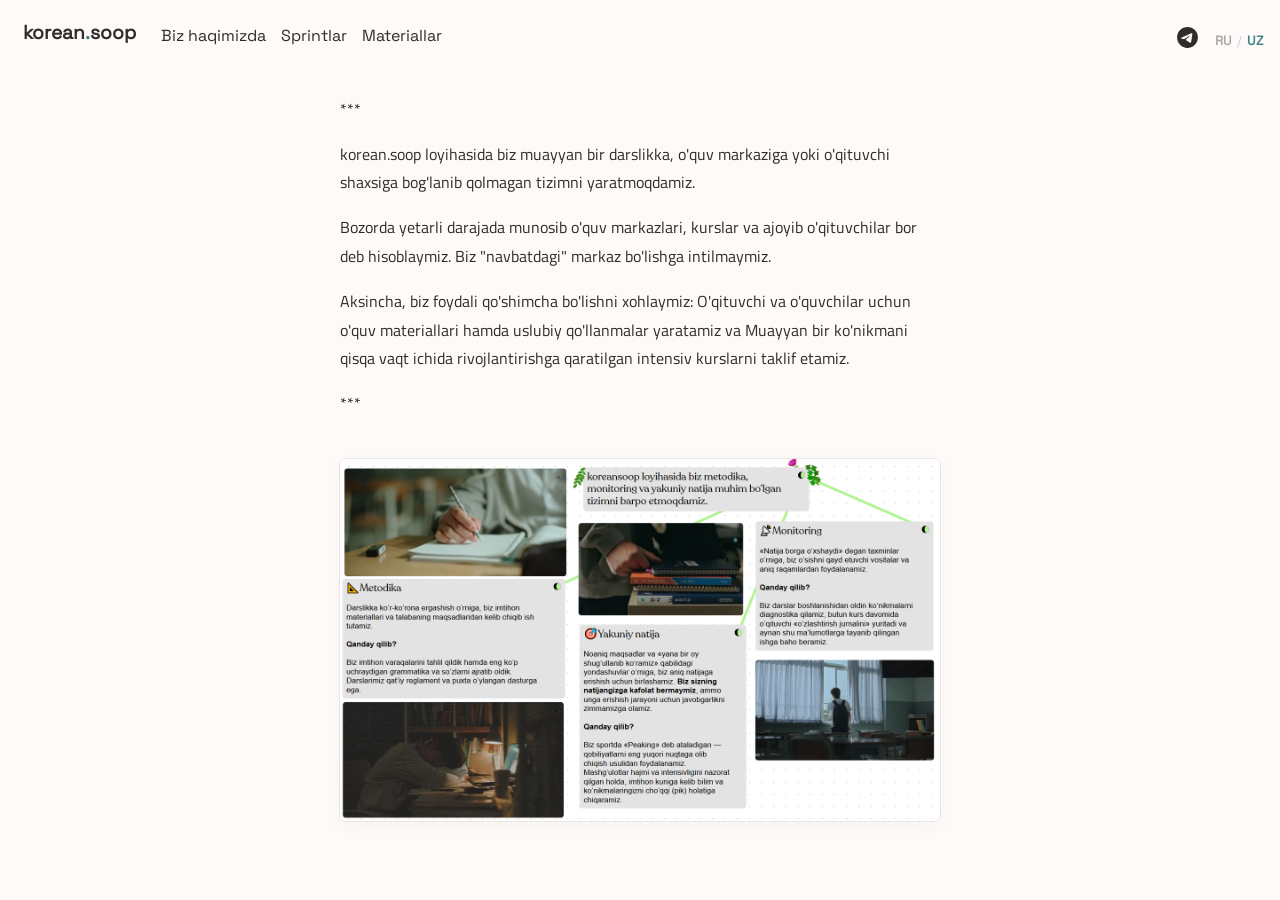
<file: we-uz.html>
<!DOCTYPE html>
<html lang="uz" dir="ltr">
  <head>
    <meta charset="utf-8">
    <link rel="icon" type="image/png" href="favicon.png">
    <meta name="description" content="Koreys tili va TOPIK imtihoniga tayyorgarlik. O‘qituvchilari uchun 문법 worksheets va tayyor dars ishlanmalari. Tayyor darslar va grammatik mashqlar.">
    <meta name="viewport" content="width=device-width, initial-scale=1.0">
    <meta name="robots" content="index, follow, noai, noimageai">
    <link rel="canonical" href="https://koreansoop.uz/we-uz.html">
    <link rel="me" href="https://t.me/koreansoop">
    <link rel="stylesheet" href="style.css">

    <!-- 100% privacy-first analytics -->
<script async src="https://scripts.simpleanalyticscdn.com/latest.js"></script>

<script type="application/ld+json">
{
"@context": "https://schema.org",
"@type": "EducationalOrganization",
"name": "koreansoop",
"url": "https://koreansoop.uz",
"description": "Корейский язык и подготовка к ТОПИК. Готовые уроки и грамматические упражнения. Koreys tili darslari uchun tayyor materiallar va bilimlar bazasi.",
"educationalLevel": "Beginner to Intermediate",
"address": {
  "@type": "PostalAddress",
  "addressLocality": "Tashkent",
  "addressCountry": "UZ"
},
"knowsAbout": ["Korean Language", "TOPIK Preparation", "Language Pedagogy"]
}
</script>

    <title>Koreansoop - biz haqimizda</title>
  </head>

  <body>
    <header class="main-header">
      <h1 class="site-title"><a href="uz.html">korean<span>.</span>soop</a></h1>

      <nav id="nav" class="main-nav">
          <a href="we-uz.html" aria-label="loyiha va kuratorlar haqida ma'lumot">Biz haqimizda</a>
          <a href="sprint-uz.html" aria-label="o‘quv kurslari haqida ma'lumot">Sprintlar</a>
          <a href="materials.html" aria-label="darslar uchun tayyor materiallar">Materiallar</a>
      </nav>

      <div class="social-links">
          <a href="https://t.me/koreansoop" rel="me" title="Telegram" aria-label="Telegram">
              <svg viewBox="0 0 24 24"><path d="M12 2C6.48 2 2 6.48 2 12s4.48 10 10 10 10-4.48 10-10S17.52 2 12 2zm4.64 6.8c-.15 1.58-.8 5.42-1.13 7.19-.14.75-.42 1-.68 1.03-.58.05-1.02-.38-1.58-.75-.88-.58-1.38-.94-2.23-1.5-.99-.65-.35-1.01.22-1.59.15-.15 2.71-2.48 2.76-2.69a.2.2 0 00-.05-.18c-.06-.05-.14-.03-.21-.02-.09.02-1.49.95-4.22 2.79-.4.27-.76.41-1.08.4-.36-.01-1.04-.2-1.55-.37-.63-.2-1.12-.31-1.08-.66.02-.18.27-.36.74-.55 2.91-1.27 4.86-2.11 5.83-2.51 2.78-1.16 3.35-1.36 3.73-1.36.08 0 .27.02.39.12.1.08.13.19.14.27-.01.06.01.24 0 .38z"/></svg>
          </a>
      </div>

      <div class="lang-switch">
          <a href="we.html" class="lang-link">RU</a>
          <span class="lang-divider">/</span>
          <a href="we-uz.html" class="lang-link active">UZ</a>
      </div>
    </header>

    <main class="main-text">
      <section>
        <p>***</p>
        <p>korean.soop loyihasida biz muayyan bir darslikka, o'quv markaziga yoki o'qituvchi shaxsiga bog'lanib qolmagan tizimni yaratmoqdamiz.</p>
        <p>Bozorda yetarli darajada munosib o'quv markazlari, kurslar va ajoyib o'qituvchilar bor deb hisoblaymiz. Biz "navbatdagi" markaz bo'lishga intilmaymiz.</p>
        <p>Aksincha, biz foydali qo'shimcha bo'lishni xohlaymiz: O'qituvchi va o'quvchilar uchun o'quv materiallari hamda uslubiy qo'llanmalar yaratamiz va Muayyan bir ko'nikmani qisqa vaqt ichida rivojlantirishga qaratilgan intensiv kurslarni taklif etamiz.</p>
        <p>***</p>
      </section>
      <section>
        <div class="image-container">
            <img src="img/weuz-board.png" alt="Prinsiplarimiz va metodikalarimiz haqida batafsil ma’lumot" class="main-board-img">
        </div>
      </section>
  </main>

    <footer>
    </footer>

  </body>
</html>
</file>
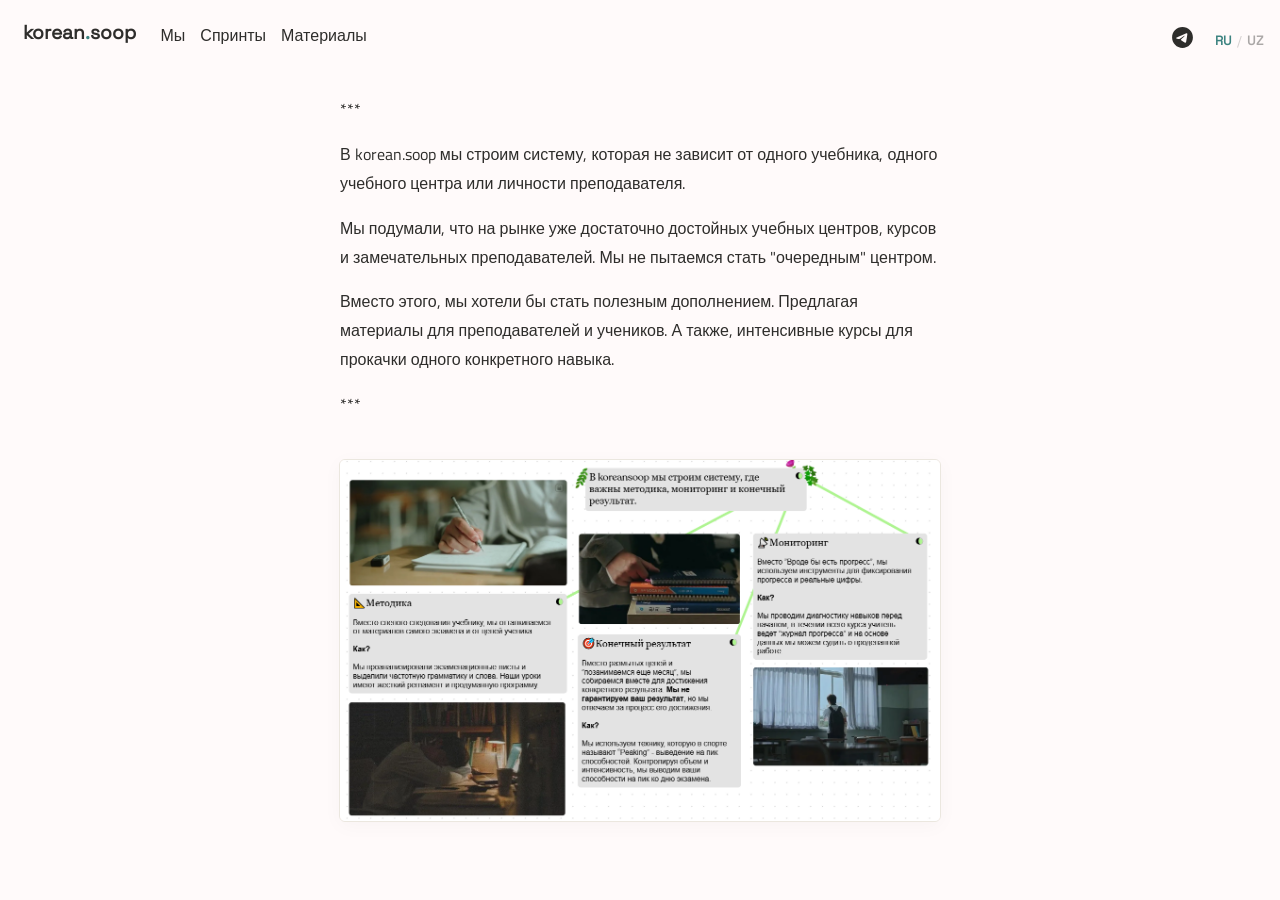
<file: we.html>
<!DOCTYPE html>
<html lang="ru" dir="ltr">
  <head>
    <meta charset="utf-8">
    <link rel="icon" type="image/png" href="favicon.png">
    <meta name="description" content="Корейский язык и подготовка к ТОПИК. База знаний и набор стандартов. Готовые уроки и грамматические упражнения.">
    <meta name="viewport" content="width=device-width, initial-scale=1.0">
    <meta name="robots" content="index, follow, noai, noimageai">
    <link rel="canonical" href="https://koreansoop.uz/we.html">
    <link rel="me" href="https://t.me/koreansoop">
    <link rel="stylesheet" href="style.css">

    <!-- 100% privacy-first analytics -->
<script async src="https://scripts.simpleanalyticscdn.com/latest.js"></script>

<script type="application/ld+json">
{
"@context": "https://schema.org",
"@type": "EducationalOrganization",
"name": "koreansoop",
"url": "https://koreansoop.uz",
"description": "Корейский язык и подготовка к ТОПИК. Готовые уроки и грамматические упражнения. Koreys tili darslari uchun tayyor materiallar va bilimlar bazasi.",
"educationalLevel": "Beginner to Intermediate",
"address": {
  "@type": "PostalAddress",
  "addressLocality": "Tashkent",
  "addressCountry": "UZ"
},
"knowsAbout": ["Korean Language", "TOPIK Preparation", "Language Pedagogy"]
}
</script>

    <title>Koreansoop - Информация о проекте и кураторах</title>
  </head>

  <body>
    <header class="main-header">
      <h1 class="site-title"><a href="index.html">korean<span>.</span>soop</a></h1>

      <nav id="nav" class="main-nav">
          <a href="we.html" aria-label="информация о проекте и кураторах">Мы</a>
          <a href="sprint.html" aria-label="информация об учебных курсах">Спринты</a>
          <a href="materials.html" aria-label="готовые материалы для уроков">Материалы</a>
     </nav>

     <div class="social-links">
             <a href="https://t.me/koreansoop" rel="me" title="Telegram" aria-label="Telegram">
                 <svg viewBox="0 0 24 24"><path d="M12 2C6.48 2 2 6.48 2 12s4.48 10 10 10 10-4.48 10-10S17.52 2 12 2zm4.64 6.8c-.15 1.58-.8 5.42-1.13 7.19-.14.75-.42 1-.68 1.03-.58.05-1.02-.38-1.58-.75-.88-.58-1.38-.94-2.23-1.5-.99-.65-.35-1.01.22-1.59.15-.15 2.71-2.48 2.76-2.69a.2.2 0 00-.05-.18c-.06-.05-.14-.03-.21-.02-.09.02-1.49.95-4.22 2.79-.4.27-.76.41-1.08.4-.36-.01-1.04-.2-1.55-.37-.63-.2-1.12-.31-1.08-.66.02-.18.27-.36.74-.55 2.91-1.27 4.86-2.11 5.83-2.51 2.78-1.16 3.35-1.36 3.73-1.36.08 0 .27.02.39.12.1.08.13.19.14.27-.01.06.01.24 0 .38z"/></svg>
         </div>

         <div class="lang-switch">
            <a href="we.html" class="lang-link active">RU</a>
            <span class="lang-divider">/</span>
            <a href="we-uz.html" class="lang-link">UZ</a>
        </div>

    </header>

        <main class="main-text">
          <section>
            <p>***</p>
            <p>В korean.soop мы строим систему, которая не зависит от одного учебника, одного учебного центра или личности преподавателя.</p>
            <p>Мы подумали, что на рынке уже достаточно достойных учебных центров, курсов и замечательных преподавателей. Мы не пытаемся стать "очередным" центром. </p>
            <p>Вместо этого, мы хотели бы стать полезным дополнением. Предлагая материалы для преподавателей и учеников. А также, интенсивные курсы для прокачки одного конкретного навыка.</p>
            <p>***</p>
          </section>
          <section>
            <div class="image-container">
                <img src="img/we-board.png" alt="Подробное описание наших принципов и методик" class="main-board-img">
            </div>
          </section>
      </main>

<footer>

</footer>

  </body>
</html>
</file>
<file: style.css>
html {scroll-behavior: smooth;}

/*Шрифты*/
@font-face {
    font-family: 'SpaceGrotesk[wght]';
    src: url('fonts/SpaceGrotesk[wght].woff2') format('woff2');
    font-weight: normal;
    font-style: normal;
    font-display: swap;
}

@font-face {
    font-family: 'TitilliumWeb-Regular';
    src: url('fonts/TitilliumWeb-Regular.ttf') format('truetype');
    font-weight: normal;
    font-style: normal;
    font-display: swap;
}

/*Переменные */
:root {
    --bg-body: #FFFAFA;
    --text-main: #2E2D2B;
    --text-accent: #3C8380;
    --post-card: #EBE7DF;
}

/*1.Основные*/
body {
    margin: 0;
    padding: 20px;
    min-height: 100vh;
    box-sizing: border-box;
    display: flex;
    flex-direction: column;
    align-items: center;
    background-color: var(--bg-body);
    color: var(--text-main);
    font-family: 'TitilliumWeb-Regular', "Segoe UI", sans-serif;
    -webkit-font-smoothing: antialiased;
}

.main-header {
    width: 100%;
    margin: 5px 0;
    margin-left: 5px;
    text-align: left;
    display: flex; flex-direction: row;
}

.site-title {
    font-family: 'SpaceGrotesk[wght]', sans-serif;
    font-size: 1.2rem;
    font-weight: 600;
    text-transform: lowercase;
    line-height: 0.85;
    margin: 0 0 10px 0;
}

.site-title span {color: var(--text-accent)}
.site-title a {text-decoration: none; color: inherit;}
.site-title a:hover {color: inherit; text-decoration: none;}

.main-nav {
margin-left: 25px;
display: flex;
gap: 15px;
justify-content: flex-start;
font-family: 'SpaceGrotesk[wght]', sans-serif;
font-size: 1rem;
font-weight: 500;
}

.main-nav a {text-decoration: none; color: inherit;}
.main-nav a:hover {color: var(--text-accent); text-decoration: none;}

.social-links {
    margin-left: auto;
    margin-right: 15px;
    display: flex;
    gap: 15px;
    align-items: center;
}

/* Стили для SVG */
.social-links svg {
    width: 25px;
    height: 25px;
    fill: var(--text-main); /* Цвет иконки под основной текст */
    transition: fill 0.2s ease, transform 0.2s ease;
}

.social-links a:hover svg {
    fill: var(--text-accent); /* Цвет при наведении */
    transform: translateY(-2px);
}

/* Переключатель языков */
.lang-switch {
    font-family: 'SpaceGrotesk[wght]', sans-serif;
    font-size: 0.8rem;
    font-weight: 600;
    display: flex;
    gap: 5px;
    align-items: center;
}

.lang-link {
    text-decoration: none;
    color: var(--text-main);
    opacity: 0.4;
    transition: opacity 0.2s;
}

.lang-link:hover, .lang-link.active {
    opacity: 1;
    color: var(--text-accent);
}

.lang-divider {
    opacity: 0.2;
    font-weight: normal;
}

.main-text {
margin-top: auto;    /* Толкает блок вниз от хедера */
margin-bottom: auto;
font-family: 'TitilliumWeb-Regular', sans-serif;
width: 100%;
max-width: 600px;
height: auto;
line-height: 1.8;
}

.main-text a {text-decoration: none; color: #92400e;}
.main-text a:hover {color: var(--text-accent); text-decoration: none;}

/* ЛЕНТА И КАРТОЧКИ */
.stream-container {width: 100%; max-width: 600px;}
.stream-header {margin-top: 60px; margin-bottom: 5px;}
.updated-badge {width: 60px; opacity: 0.8;}

/* Базовая карточка */
.post-card {
    display: flex;
    position: relative;
    margin-bottom: 25px;
    min-height: 90px;
    transition: transform 0.3s ease;
}

/* Подложка */
.post-card::before {
    content: "";
    position: absolute;
    inset: 0;
    background-color: var(--post-card);
    z-index: -1;
    transition: box-shadow 0.3s ease;
}

.post-card:hover {
    transform: translateY(-4px);
}

/* Контент внутри карточки */
.post-content {
    padding: 10px 17px;
    display: flex;
    flex-direction: column;
    justify-content: flex-start;
}

.stream-footer {
    width: 100%;
    max-width: 600px;
    margin-top: 20px;
    padding: 20px 0;
    text-align: left; /* Или center, если хочешь симметрии */
}

.view-all-link {
    font-family: 'SpaceGrotesk[wght]', sans-serif;
    font-size: 0.9rem;
    text-decoration: none;
    color: var(--text-main);
    opacity: 0.5;
    transition: opacity 0.2s;
}

.view-all-link:hover {
    opacity: 1;
    color: var(--text-accent);
}

/* МЕТА-ДАННЫЕ И ТЕКСТ */
.post-meta {
    display: flex;
    align-items: baseline;
    gap: 10px;
    margin-bottom: 10px;
    margin-top: 5px;
    line-height: 1;
    font-family: 'SpaceGrotesk[wght]', sans-serif;
    font-size: 0.65rem;
    font-weight: bold;
}

.post-date {
    color: var(--text-accent);
    text-transform: uppercase;
    letter-spacing: 1px;
}

.post-tags {
    display: flex;
    gap: 8px;
}

.tag {
    text-decoration: none;
    color: var(--text-main);
    opacity: 0.6;
    text-transform: uppercase;
    transition: opacity 0.2s, color 0.2s;
}

.tag:hover {
    opacity: 1;
    color: var(--text-accent);
}

.tag::before {
    content: "#";
    color: var(--text-accent);
    margin-right: 1px;
}

.post-text {
    font-size: 0.95rem;
    line-height: 1.4;
    margin: 0;
}

/*Футер*/
footer {width: 100%; max-width: 600px;}


/* Стили для страницы 404 */
.error-code {
    font-family: 'SpaceGrotesk[wght]', sans-serif;
    font-size: 6rem; /* Крупно и акцентно */
    font-weight: 900;
    margin: 0 0 20px 0;
    line-height: 1;
    color: var(--text-main);
}

.error-code span {
    color: var(--text-accent);
}

/* Адаптивность для мобилок */
@media (max-width: 600px) {
    .error-code {
        font-size: 4rem;
    }

    .main-header {
        flex-direction: column;
        align-items: flex-start;
        gap: 10px;
    }

    .main-nav {
        margin-left: 0;
    }
}

.image-container {
    width: 100%;
    max-width: 900px; /* Делаем чуть шире текстового блока (600px), чтобы выделить визуально */
    margin: 40px 0;   /* Отступы сверху и снизу */
    display: flex;
    flex-direction: column;
    align-items: center;
}

.main-board-img {
    width: 100%;
    height: auto;
    display: block;
    border: 1px solid var(--post-card); /* Тонкая рамка в цвет твоих карточек */
    border-radius: 6px;
    box-shadow: 0 4px 20px rgba(0, 0, 0, 0.03); /* Едва заметная тень */
    transition: opacity 0.3s ease;
}

.main-board-img:hover {
    opacity: 0.9; /* Визуальный отклик при наведении */
    cursor: pointer;
}

.image-hint {
    font-family: 'SpaceGrotesk[wght]', sans-serif;
    font-size: 0.7rem;
    text-transform: uppercase;
    letter-spacing: 0.5px;
    opacity: 0.4;
    margin-top: 12px;
}

/* Стили для спойлера */
details.project-details {
    margin-top: 1rem;
    cursor: pointer;
}

details.project-details summary {
    font-weight: bold;
    color: #d4a373; /* Твой акцентный цвет (примерный) */
    list-style: none; /* Убираем стандартную стрелочку в некоторых браузерах */
}

/* Кастомная стрелочка перед текстом */
details.project-details summary::before {
    content: "▶ ";
    font-size: 0.8em;
}

details[open] summary::before {
    content: "▼ ";
}

.details-content {
    margin-top: 1rem;
    padding-left: 1rem;
    border-left: 1px solid #d4a373; /* Тонкая линия слева для выделения */
    line-height: 1.6;
}

.details-content h3 {
    font-size: 1.1rem;
    margin-bottom: 0.5rem;
}

.details-content ul {
    margin-bottom: 1rem;
}

/* Галерея для Fernpad */
.project-screenshots {
    display: grid;
    grid-template-columns: repeat(auto-fit, minmax(250px, 1fr));
    gap: 20px;
    margin: 30px 0;
    width: 100%;
}

.screenshot-item {
    display: flex;
    flex-direction: column;
    align-items: center;
}

.screenshot-item img {
    width: 100%;
    height: auto;
    border: 1px solid var(--post-card);
    border-radius: 4px;
    transition: transform 0.2s ease;
}

.screenshot-item img:hover {
    transform: scale(1.02);
    cursor: zoom-in;
}

/* Переопределяем цвета спойлера под твои переменные */
details.project-details summary {
    font-family: 'SpaceGrotesk[wght]', sans-serif;
    color: var(--text-accent); /* Используем твой бирюзовый вместо коричневого */
    font-size: 0.9rem;
    text-transform: uppercase;
    letter-spacing: 0.5px;
}

.details-content {
    border-left: 1px solid var(--text-accent); /* Линия в цвет акцента */
    font-size: 0.95rem;
    color: var(--text-main);
}

.details-content h3 {
    font-family: 'SpaceGrotesk[wght]', sans-serif;
    text-transform: lowercase;
    color: var(--text-accent);
}

dl.target-audience dd {
    margin-left: 0; /* Убирает стандартный отступ слева */
    margin-bottom: 15px; /* Добавляет расстояние между блоками */
}
dl.target-audience dt {
    font-weight: bold; /* Делает заголовки жирными, как было в strong */
}
</file>
